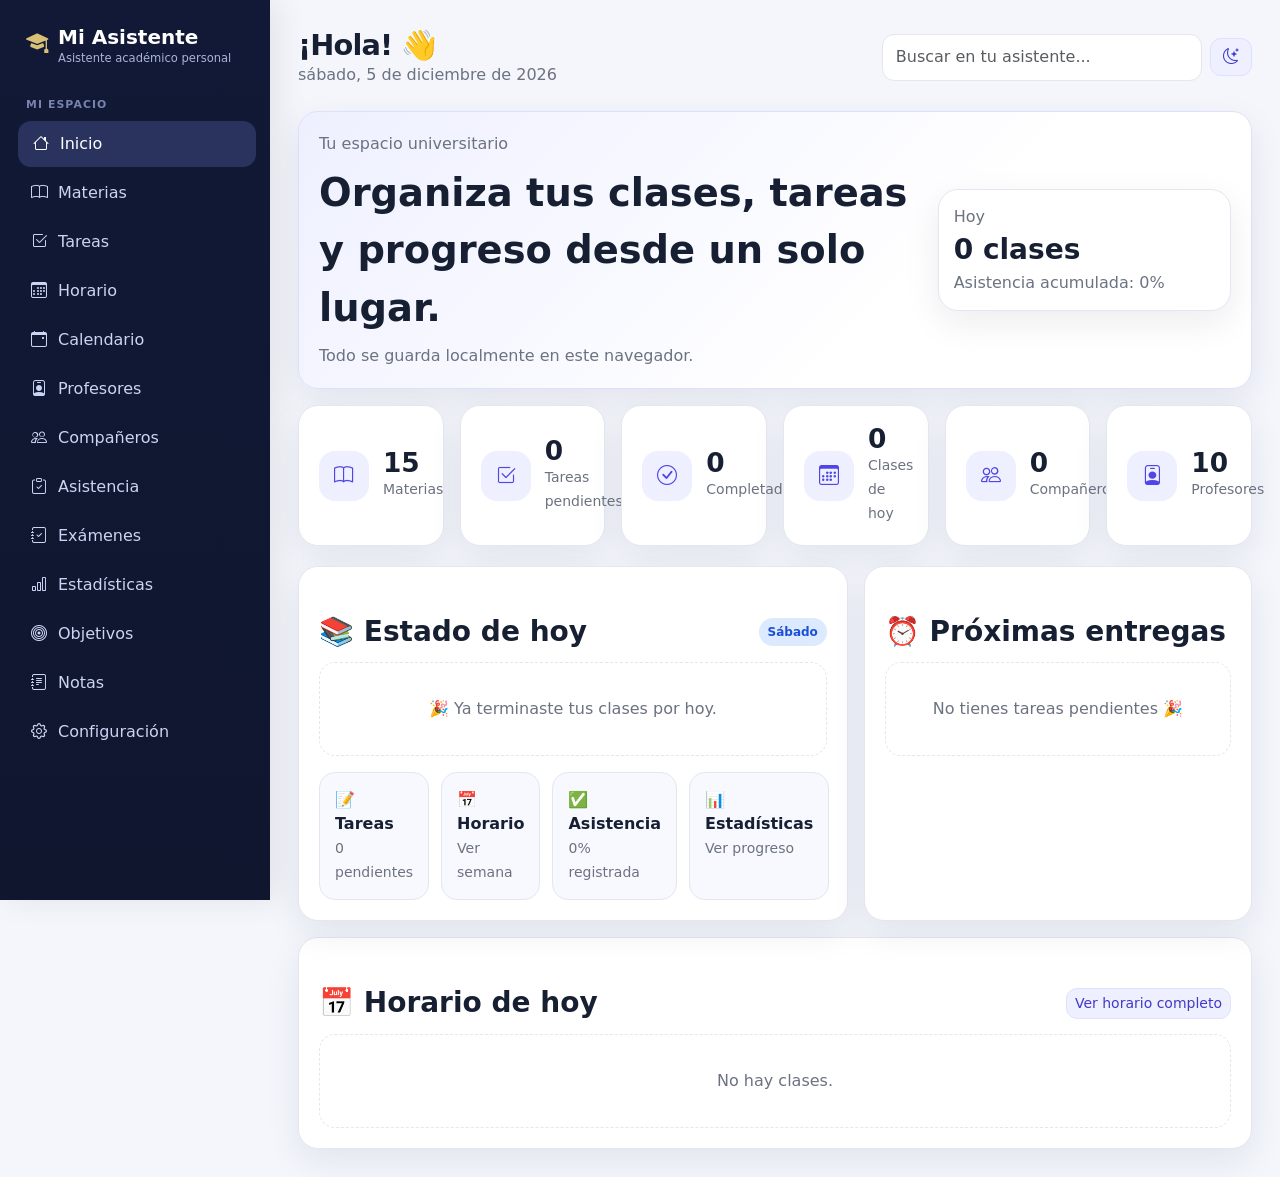
<file: index.html>
<!doctype html>
<html lang="es">
<head>
  <meta charset="UTF-8">
  <meta name="viewport" content="width=device-width, initial-scale=1.0">
  <meta name="theme-color" content="#111936">
  <title>Mi Asistente | Asistente académico</title>
  <link rel="preconnect" href="https://cdn.jsdelivr.net">
  <link href="https://cdn.jsdelivr.net/npm/bootstrap@5.3.3/dist/css/bootstrap.min.css" rel="stylesheet">
  <link href="https://cdn.jsdelivr.net/npm/bootstrap-icons@1.11.3/font/bootstrap-icons.css" rel="stylesheet">
  <link rel="stylesheet" href="styles.css">
</head>
<body>
  <div id="app" aria-live="polite"></div>
  <div id="modalRoot"></div>
  <div id="toastRoot" class="toast-root"></div>
  <script src="script.js"></script>
</body>
</html>
</file>
<file: styles.css>
:root{
 --bg:#f4f6fc;--surface:#fff;--surface2:#f8f9ff;--text:#172033;--muted:#6b7280;
 --primary:#4f46e5;--primary2:#6366f1;--sidebar:#111936;--sidebar2:#29335e;--border:#e4e7f0;
 --gold:#c8a44d;--success:#16a34a;--danger:#dc2626;--warning:#d97706;--shadow:0 12px 35px rgba(22,31,70,.08)
}
*{box-sizing:border-box}html{scroll-behavior:smooth}body{margin:0;background:var(--bg);color:var(--text);font-family:Inter,ui-sans-serif,system-ui,-apple-system,"Segoe UI",sans-serif}
button,input,select,textarea{font:inherit}.sidebar{position:fixed;z-index:1100;inset:0 auto 0 0;width:270px;padding:22px 16px;background:linear-gradient(180deg,#111936,#10162e);color:#fff;overflow:auto;box-shadow:8px 0 30px rgba(0,0,0,.08)}
.brand{display:flex;align-items:flex-start;gap:10px;font-size:1.25rem;font-weight:800;padding:4px 10px 20px}.brand i{color:#d8c077;font-size:1.4rem}.brand small{display:block;color:#aab4d8;font-size:.72rem;font-weight:500;margin-top:4px}.brand-text{line-height:1.1}.nav-title{padding:12px 10px 5px;color:#7783ae;font-size:.68rem;text-transform:uppercase;letter-spacing:.1em;font-weight:800}
.nav-link{display:flex;align-items:center;gap:8px;color:#cbd4f2!important;border-radius:13px;margin:3px 0;padding:11px 12px;text-decoration:none;transition:.2s}.nav-link:hover,.nav-link.active{background:var(--sidebar2);color:#fff!important;transform:translateX(2px)}.nav-link i{width:22px;text-align:center;font-size:1rem}.main{margin-left:270px;min-height:100vh;padding:28px}.mobilebar{display:none}.topbar{display:flex;align-items:center;justify-content:space-between;gap:18px;margin-bottom:24px}.page-title{margin:0;font-size:1.8rem;font-weight:850;letter-spacing:-.03em}.muted{color:var(--muted)}.top-actions{display:flex;gap:8px;align-items:center}.desktop-search{width:min(320px,35vw)}
.cardx{height:100%;background:var(--surface);border:1px solid var(--border);border-radius:20px;padding:20px;box-shadow:var(--shadow)}.cardx.compact{padding:15px}.stat-card{display:flex;align-items:center;gap:14px}.iconbox{width:50px;height:50px;border-radius:16px;display:grid;place-items:center;background:#eef0ff;color:var(--primary);font-size:1.25rem;flex:0 0 auto}.stat-value{font-size:1.65rem;font-weight:850;line-height:1}.section-heading{display:flex;align-items:center;justify-content:space-between;gap:12px;margin:28px 0 14px}.section-heading h2,.section-heading h3,.section-heading h4{margin:0;font-weight:850}.hero{background:linear-gradient(135deg,#eef0ff 0%,#fff 65%);border:1px solid #dde1ff}.hero .display{font-size:clamp(1.7rem,3vw,2.7rem);font-weight:900}.quick-grid{display:grid;grid-template-columns:repeat(4,1fr);gap:12px}.quick{padding:15px;border-radius:16px;background:var(--surface2);border:1px solid var(--border);text-decoration:none;color:inherit;transition:.2s}.quick:hover{transform:translateY(-2px);border-color:#c9cdfc}.classbox{padding:12px 13px;border-radius:14px;background:#eef0ff;border-left:4px solid var(--primary);margin-bottom:7px}.classbox strong{font-weight:800}.current{outline:3px solid #22c55e;box-shadow:0 0 0 5px rgba(34,197,94,.12)}.breakbox{padding:11px 13px;border-radius:14px;background:#fff3d2;border:1px solid #f0d98b;color:#76580d;margin-bottom:8px}.schedule-wrap{overflow:auto}.schedule-table{width:100%;min-width:920px;border-collapse:separate;border-spacing:0}.schedule-table th,.schedule-table td{border-bottom:1px solid var(--border);padding:9px;vertical-align:top}.schedule-table th{font-size:.78rem;color:var(--muted);background:var(--surface2);position:sticky;top:0;z-index:1}.time-cell{font-weight:800;white-space:nowrap;color:#4b5563}.mobile-day{display:none}.badge-soft{background:#eef0ff;color:#4338ca}.empty{padding:34px 20px;text-align:center;color:var(--muted);border:1px dashed var(--border);border-radius:16px}.table-clean{width:100%}.table-clean th{color:var(--muted);font-size:.78rem;text-transform:uppercase;letter-spacing:.04em}.progress{height:10px;border-radius:20px;background:#e9ebf4}.progress-bar{border-radius:20px;background:linear-gradient(90deg,var(--primary),#8b5cf6)}.pill{display:inline-flex;align-items:center;padding:5px 9px;border-radius:999px;font-size:.75rem;font-weight:750}.pill-high{background:#fee2e2;color:#991b1b}.pill-mid{background:#fef3c7;color:#92400e}.pill-low{background:#dcfce7;color:#166534}.pill-done{background:#dcfce7;color:#166534}.pill-progress{background:#dbeafe;color:#1d4ed8}.pill-pending{background:#f3f4f6;color:#4b5563}
.action-row{display:flex;flex-wrap:wrap;gap:8px}.filter-row{display:flex;gap:8px;flex-wrap:wrap;margin-bottom:16px}.form-control,.form-select{border-color:var(--border);border-radius:12px;padding:.65rem .8rem}.form-control:focus,.form-select:focus{border-color:#9da3ff;box-shadow:0 0 0 .2rem rgba(79,70,229,.1)}.btn{border-radius:11px}.btn-primary{background:var(--primary);border-color:var(--primary)}.btn-primary:hover{background:#4338ca;border-color:#4338ca}.btn-soft{background:#eef0ff;color:#4338ca;border:1px solid #dde1ff}.btn-soft:hover{background:#e1e4ff}.toast-root{position:fixed;right:20px;bottom:20px;z-index:3000;display:grid;gap:8px}.toast-item{min-width:260px;max-width:380px;padding:12px 15px;border-radius:14px;background:#fff;border:1px solid var(--border);box-shadow:0 15px 40px rgba(0,0,0,.15);animation:toastIn .25s ease}.modal-backdrop-custom{position:fixed;inset:0;background:rgba(10,15,35,.58);z-index:2500;display:grid;place-items:center;padding:18px}.modal-card{width:min(680px,100%);max-height:90vh;overflow:auto;background:var(--surface);border-radius:20px;box-shadow:0 25px 80px rgba(0,0,0,.25)}.modal-head,.modal-foot{padding:16px 20px;border-bottom:1px solid var(--border);display:flex;align-items:center;justify-content:space-between}.modal-foot{border-top:1px solid var(--border);border-bottom:0;justify-content:flex-end;gap:8px}.modal-body{padding:20px}.rating{letter-spacing:2px;color:#d19b24}.danger-zone{border:1px solid #fecaca;background:#fff7f7}.fade-in{animation:fade .25s ease}.mobile-only{display:none}.search-results{position:absolute;right:0;top:calc(100% + 8px);width:min(430px,90vw);background:var(--surface);border:1px solid var(--border);border-radius:16px;box-shadow:var(--shadow);z-index:1500;padding:8px}.search-wrap{position:relative}.search-result{display:block;width:100%;text-align:left;border:0;background:transparent;padding:10px;border-radius:10px}.search-result:hover{background:var(--surface2)}
.dark{--bg:#0b1020;--surface:#151b30;--surface2:#10162a;--text:#edf1ff;--muted:#a9b2c9;--border:#29324c;--shadow:0 15px 45px rgba(0,0,0,.2)}.dark .hero{background:linear-gradient(135deg,#1b2341,#151b30)}.dark .iconbox,.dark .classbox,.dark .btn-soft,.dark .badge-soft{background:#232b4c;color:#dce1ff}.dark .breakbox{background:#382f19;color:#f1d98b;border-color:#5e512c}.dark .form-control,.dark .form-select{background:#0e1427;color:#edf1ff}.dark .form-control::placeholder{color:#7e88a5}.dark .modal-card,.dark .toast-item{background:var(--surface)}.dark .danger-zone{background:#2b171b;border-color:#71333b}.dark .table{--bs-table-color:var(--text);--bs-table-bg:transparent}
@keyframes fade{from{opacity:0;transform:translateY(5px)}to{opacity:1;transform:none}}@keyframes toastIn{from{opacity:0;transform:translateY(10px)}to{opacity:1;transform:none}}
@media(max-width:1100px){.sidebar{width:245px}.main{margin-left:245px}.quick-grid{grid-template-columns:repeat(2,1fr)}}
@media(max-width:900px){.sidebar{transform:translateX(-105%);transition:transform .25s ease;width:280px}.sidebar.open{transform:translateX(0)}.main{margin-left:0;padding:16px}.mobilebar{display:flex;align-items:center;justify-content:space-between;margin-bottom:14px}.topbar{align-items:flex-start}.desktop-search{display:none}.mobile-only{display:inline-flex}.quick-grid{grid-template-columns:repeat(2,1fr)}.schedule-desktop{display:none}.mobile-day{display:block}.top-actions{display:none}}
@media(max-width:560px){.page-title{font-size:1.4rem}.quick-grid{grid-template-columns:1fr 1fr}.cardx{padding:15px;border-radius:17px}.stat-value{font-size:1.35rem}.iconbox{width:42px;height:42px}.section-heading{margin-top:22px}.action-row .btn{flex:1 1 auto}.quick-grid{gap:8px}.hero .display{font-size:1.65rem}}
</file>
